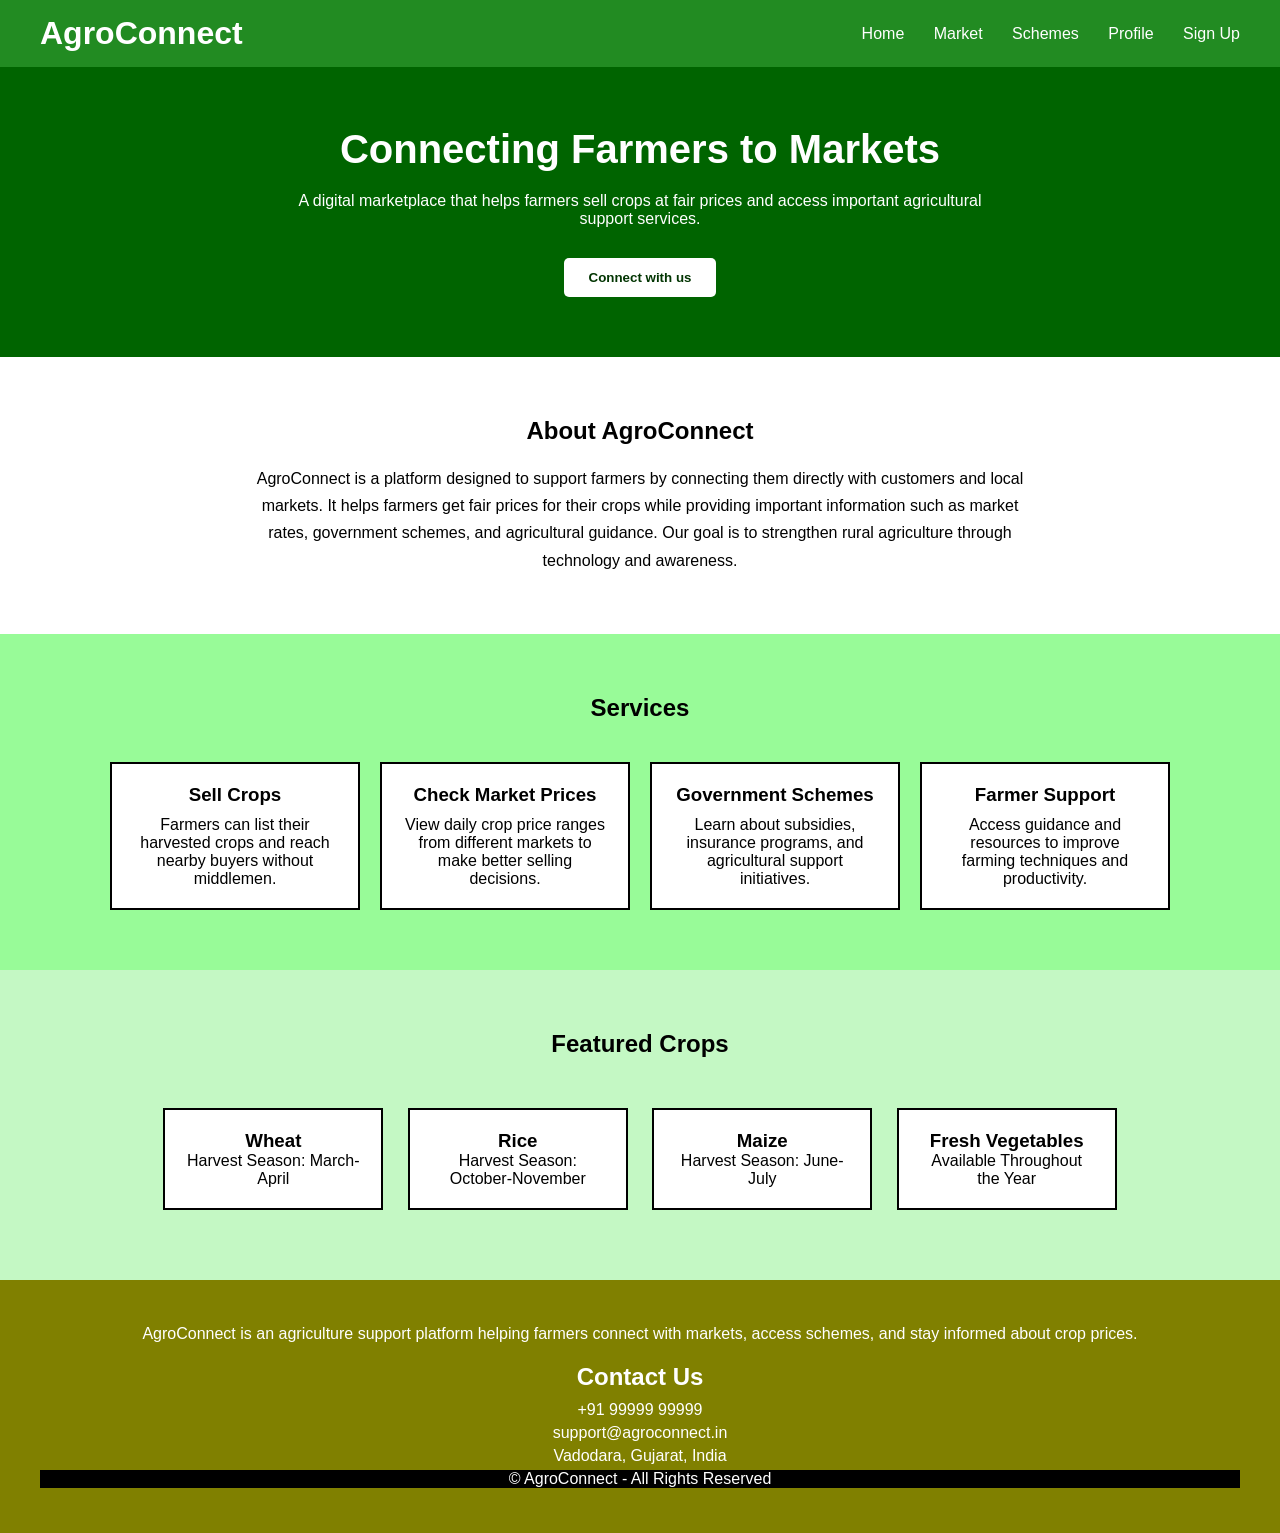
<file: index.html>
<!DOCTYPE html> 
<html lang="en">
<head>
    <meta charset="UTF-8">
    <meta name="viewport" content="width=device-width, initial-scale=1.0">
    <link rel="stylesheet" href="style.css">
    <title>Agroconnect</title>
    <style>
        nav{
            background-color: forestgreen;
        }
        .Shero button{
            padding: 12px 25px;
            background-color: white;
            color: rgb(2, 53, 2);
            border: none;
            border-radius: 5px;
            cursor: pointer;
            font-weight: bold;
        }
        .Shero button:hover{
            background-color: rgb(189, 236, 215);
        }
        .Sabout{
            background-color: white;
        }
        .Sabout p{
            max-width: 800px;
            margin: auto;
            line-height: 1.7;
        }
        .Sservices{
            background-color: #98FB98;
        }
        .Sservices h1{
            margin-bottom: 40px;
        }
        .div1{
            display: flex;
            justify-content: center;
            gap: 20px;
            flex-wrap: wrap;
        }
        .div1 div{
            background-color: white;
            padding: 20px;
            width: 250px;
            border: 2px solid black;
        }
        #h3{
            margin-bottom: 10px;
        }
        .Sfc{
            background-color: rgb(196, 248, 196);
        }
        .div3{
            display: inline-block;
            background-color: white;
            padding: 20px;
            margin: 10px;
            width: 220px;
            border: 2px solid black;
        }
    </style>
</head>
<body>
    
    <!-- Header -->
    <header>
        <h1>AgroConnect</h1>
        <nav>
            <a href="index.html">Home</a>
            <a href="market.html">Market</a>
            <a href="schemes.html">Schemes</a>
            <a href="profile.html">Profile</a>
            <a href="register.html">Sign Up</a>
        </nav>
    </header>

    <!-- Hero -->
    <section class="Shero">
        <div>
            <h1 style="font-size: 40px; margin-bottom: 20px;">Connecting Farmers to Markets</h1>
            <p style="max-width: 700px; margin: 0 auto 30px auto;">A digital marketplace that 
            helps farmers sell crops at fair prices and access important 
            agricultural support services.</p>
            <button onclick="window.location.href='register.html'">Connect with us</button>
        </div>
    </section>

    <!-- About -->
    <section class="Sabout">
        <div>
            <h1 style="margin-bottom: 20px;">About AgroConnect</h1>
            <p>AgroConnect is a platform designed to 
            support farmers by connecting them 
            directly with customers and local markets. 
            It helps farmers get fair prices for their 
            crops while providing important information 
            such as market rates, government schemes, 
            and agricultural guidance. Our goal is to 
            strengthen rural agriculture through technology 
            and awareness.</p>
        </div>
    </section>

    <!-- Services -->
    <section class="Sservices">
        <h1>Services</h1>
        <div class="div1">
            <div>
                <h3 id="h3">Sell Crops</h3>
                <p>Farmers can list their harvested crops and 
                reach nearby buyers without middlemen.</p>
            </div>
            <div>
                <h3 id="h3">Check Market Prices</h3>
                <p>View daily crop price ranges from different 
                markets to make better selling decisions.</p>
            </div>
            <div>
                <h3 id="h3">Government Schemes</h3>
                <p>Learn about subsidies, insurance programs, 
                and agricultural support initiatives.</p>
            </div>
            <div>
                <h3 id="h3">Farmer Support</h3>
                <p>Access guidance and resources to improve 
                farming techniques and productivity.</p>
            </div>
        </div>
    </section>

    <!-- Featured Crops -->
     <section class="Sfc">
        <h1 style="margin-bottom: 40px;">Featured Crops</h1>
        <div class="div3">
            <h3>Wheat</h3>
            <p>Harvest Season: March-April</p>
        </div>
        <div class="div3">
            <h3>Rice</h3>
            <p>Harvest Season: October-November</p>
        </div>
        <div class="div3">
            <h3>Maize</h3>
            <p>Harvest Season: June-July</p>
        </div>
        <div class="div3">
            <h3>Fresh Vegetables</h3>
            <p>Available Throughout the Year</p>
        </div>
     </section>

    <!-- Footer -->
    <footer>
        <div>
            <p>AgroConnect is an agriculture support 
            platform helping farmers connect with markets, 
            access schemes, and stay informed about crop 
            prices.</p>
        </div>
        <h2>Contact Us</h2>
        <div>
            <p>+91 99999 99999</p>
            <p>support@agroconnect.in</p>
            <p>Vadodara, Gujarat, India</p>
        </div>
        <div>
            <p style="background-color: black;">&copy; AgroConnect - All Rights Reserved</p>
        </div>
    </footer>

</body>
</html>
</file>
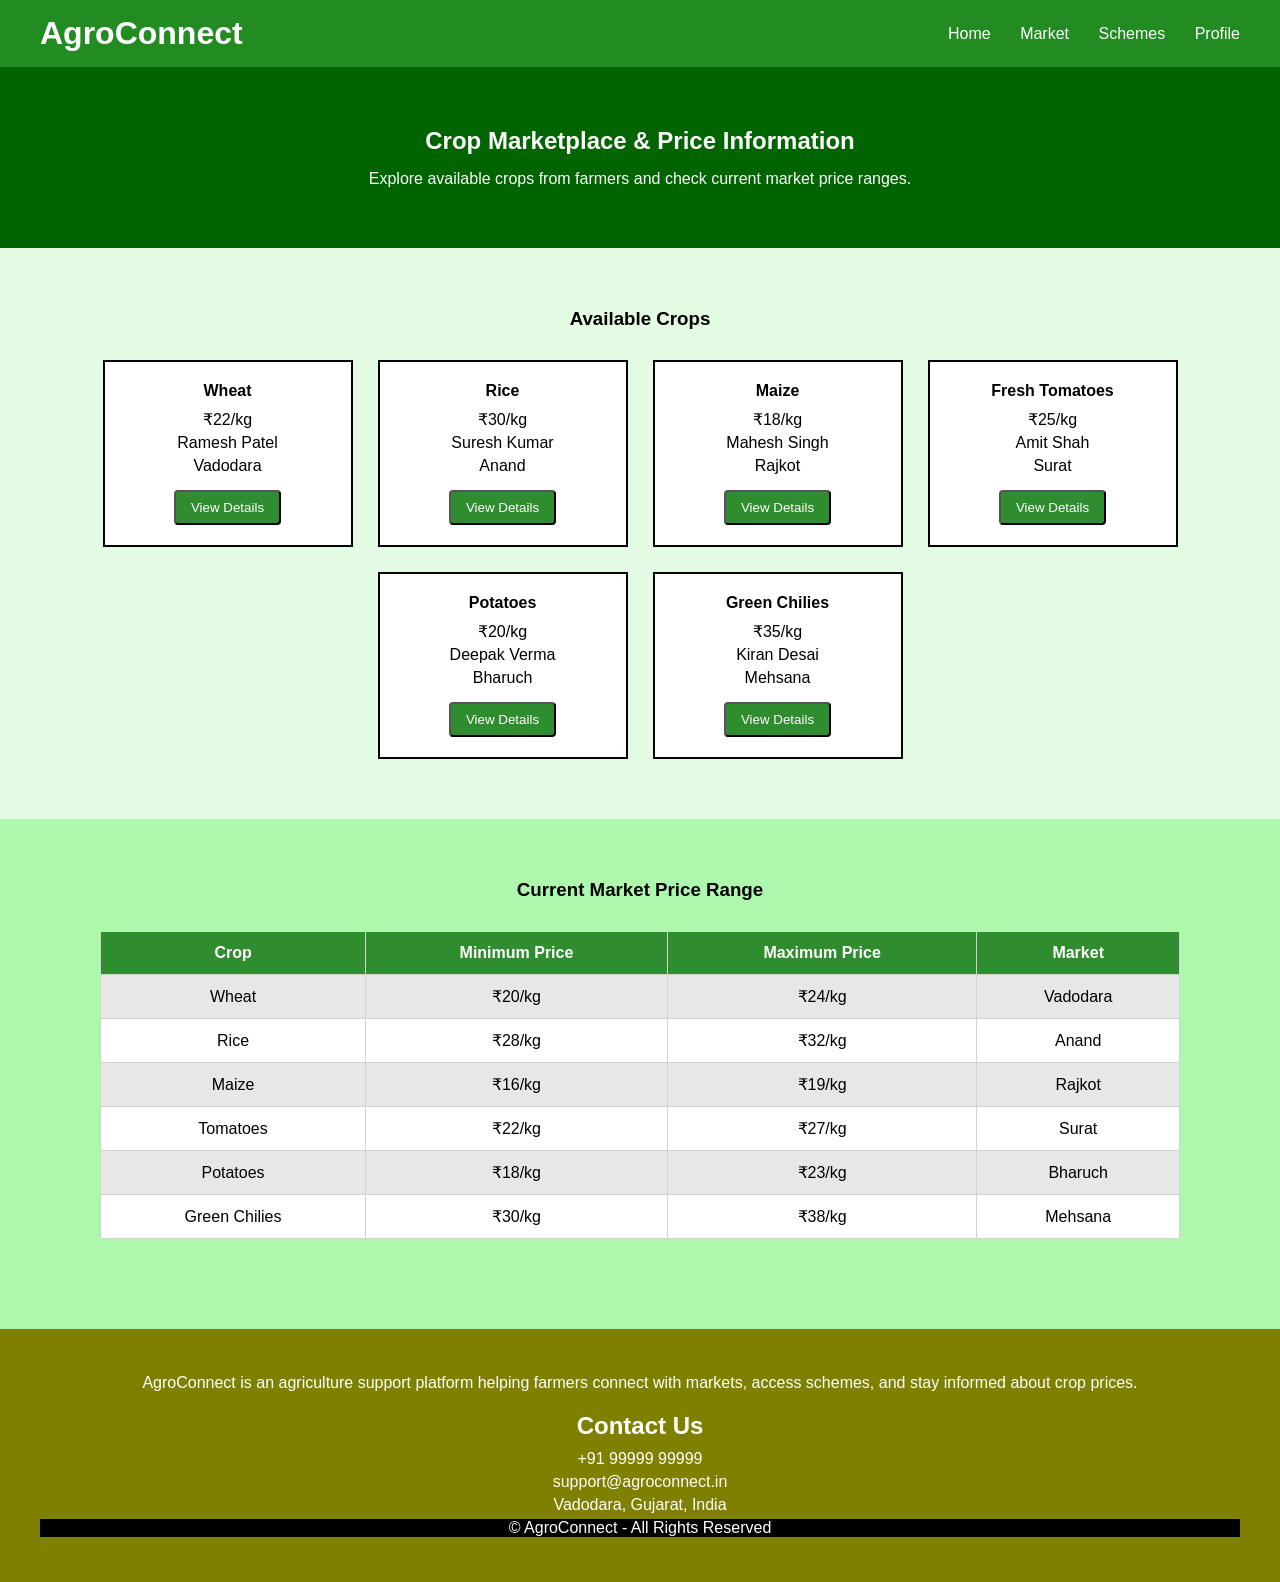
<file: market.html>
<!DOCTYPE html> 
<html lang="en">
<head>
    <meta charset="UTF-8">
    <meta name="viewport" content="width=device-width, initial-scale=1.0">
    <link rel="stylesheet" href="style.css">
    <title>Marketplace</title>
    <style>
        .Shero p{
            margin-top: 15px;
        }
        .Smark{
            background-color: rgb(227, 251, 227);
        }
        .Mcard{
            display: flex;
            flex-wrap: wrap;
            justify-content: center;
            gap: 25px;
            margin-top: 30px;
        }
        .Mcard div{
            background-color: white;
            width: 250px;
            padding: 20px;
            border: 2px solid black;
            text-align: center;
        }
        .Mcard h4{
            margin-bottom: 10px;
        }
        .Mcard p{
            margin: 5px 0;
        }
        .Mcard button{
            margin-top: 10px;
            padding: 8px 15px;
            background-color: rgb(47, 141, 47);
            color: white;
            border-radius: 4px;
            cursor: pointer;
        }
        .Mcard button:hover{
            background-color: rgb(30, 96, 30);
        }
        .Smp{
            background-color: rgb(174, 248, 174);
        }
        table{
            width: 90%;
            margin: 30px auto;
            border-collapse: collapse;
            background-color: white;
        }
        th, td{
            padding: 12px;
            border: 1px solid lightgray;
        }
        th{
            background-color: rgb(47, 141, 47);
            color: white;
        }
        #tr{
            background-color: rgb(232, 231, 231);
        }
        tr:hover,#tr:hover{
            background-color: rgb(166, 237, 198);
        }
    </style>
</head>
<body>
    <!-- Header -->
    <header>
        <h1>AgroConnect</h1>
        <nav>
            <a href="index.html">Home</a>
            <a href="market.html">Market</a>
            <a href="schemes.html">Schemes</a>
            <a href="profile.html">Profile</a>
        </nav>
    </header>

    <!-- Banner (Hero) -->
    <section class="Shero">
        <h1>Crop Marketplace & Price Information</h1>
        <div>
            <p>Explore available crops from farmers and check 
            current market price ranges.</p>
        </div>
    </section>

     <!-- Marketplace -->
    <section class="Smark">
        <h3>Available Crops</h3>
        <div class="Mcard">
            <div>
                <h4>Wheat</h4>
                <p>₹22/kg</p>
                <p>Ramesh Patel</p>
                <p>Vadodara</p>
                <button>View Details</button> 
            </div>
            <div>
                <h4>Rice</h4>
                <p>₹30/kg</p>
                <p>Suresh Kumar</p>
                <p>Anand</p>
                <button>View Details</button>
            </div>
            <div>
                <h4>Maize</h4>
                <p>₹18/kg</p>
                <p>Mahesh Singh</p>
                <p>Rajkot</p>
                <button>View Details</button>
            </div>
            <div>
                <h4>Fresh Tomatoes</h4>
                <p>₹25/kg</p>
                <p>Amit Shah</p>
                <p>Surat</p>
                <button>View Details</button>
            </div>
            <div>
                <h4>Potatoes</h4>
                <p>₹20/kg</p>
                <p>Deepak Verma</p>
                <p>Bharuch</p>
                <button>View Details</button>
            </div>
            <div>
                <h4>Green Chilies</h4>
                <p>₹35/kg</p>
                <p>Kiran Desai</p>
                <p>Mehsana</p>
                <button>View Details</button>
            </div>
        </div>
    </section>


    <!-- Market Price -->
    <section class="Smp">
        <h3>Current Market Price Range</h3>
        <div class="tdiv">
            <table>
                <thead>
                    <tr>
                        <th>Crop</th>
                        <th>Minimum Price</th>
                        <th>Maximum Price</th>
                        <th>Market</th>
                    </tr>
                </thead>
                <tbody>
                    <tr id="tr">
                        <td>Wheat</td>
                        <td>₹20/kg</td>
                        <td>₹24/kg</td>
                        <td>Vadodara</td>
                    </tr>
                    <tr>
                        <td>Rice</td>
                        <td>₹28/kg</td>
                        <td>₹32/kg</td>
                        <td>Anand</td>
                    </tr>
                    <tr id="tr">
                        <td>Maize</td>
                        <td>₹16/kg</td>
                        <td>₹19/kg</td>
                        <td>Rajkot</td>
                    </tr>
                    <tr>
                        <td>Tomatoes</td>
                        <td>₹22/kg</td>
                        <td>₹27/kg</td>
                        <td>Surat</td>
                    </tr>
                    <tr id="tr">
                        <td>Potatoes</td>
                        <td>₹18/kg</td>
                        <td>₹23/kg</td>
                        <td>Bharuch</td>
                    </tr>
                    <tr>
                        <td>Green Chilies</td>
                        <td>₹30/kg</td>
                        <td>₹38/kg</td>
                        <td>Mehsana</td>
                    </tr>
                </tbody>
            </table>
        </div>
    </section>

    <!-- Footer -->
    <footer>
        <div>
            <p>AgroConnect is an agriculture support 
            platform helping farmers connect with markets, 
            access schemes, and stay informed about crop 
            prices.</p>
        </div>
        <h2>Contact Us</h2>
        <div>
            <p>+91 99999 99999</p>
            <p>support@agroconnect.in</p>
            <p>Vadodara, Gujarat, India</p>
        </div>
        <p style="background-color: black;">&copy; AgroConnect - All Rights Reserved</p>
    </footer>
</body>
</html>
</file>
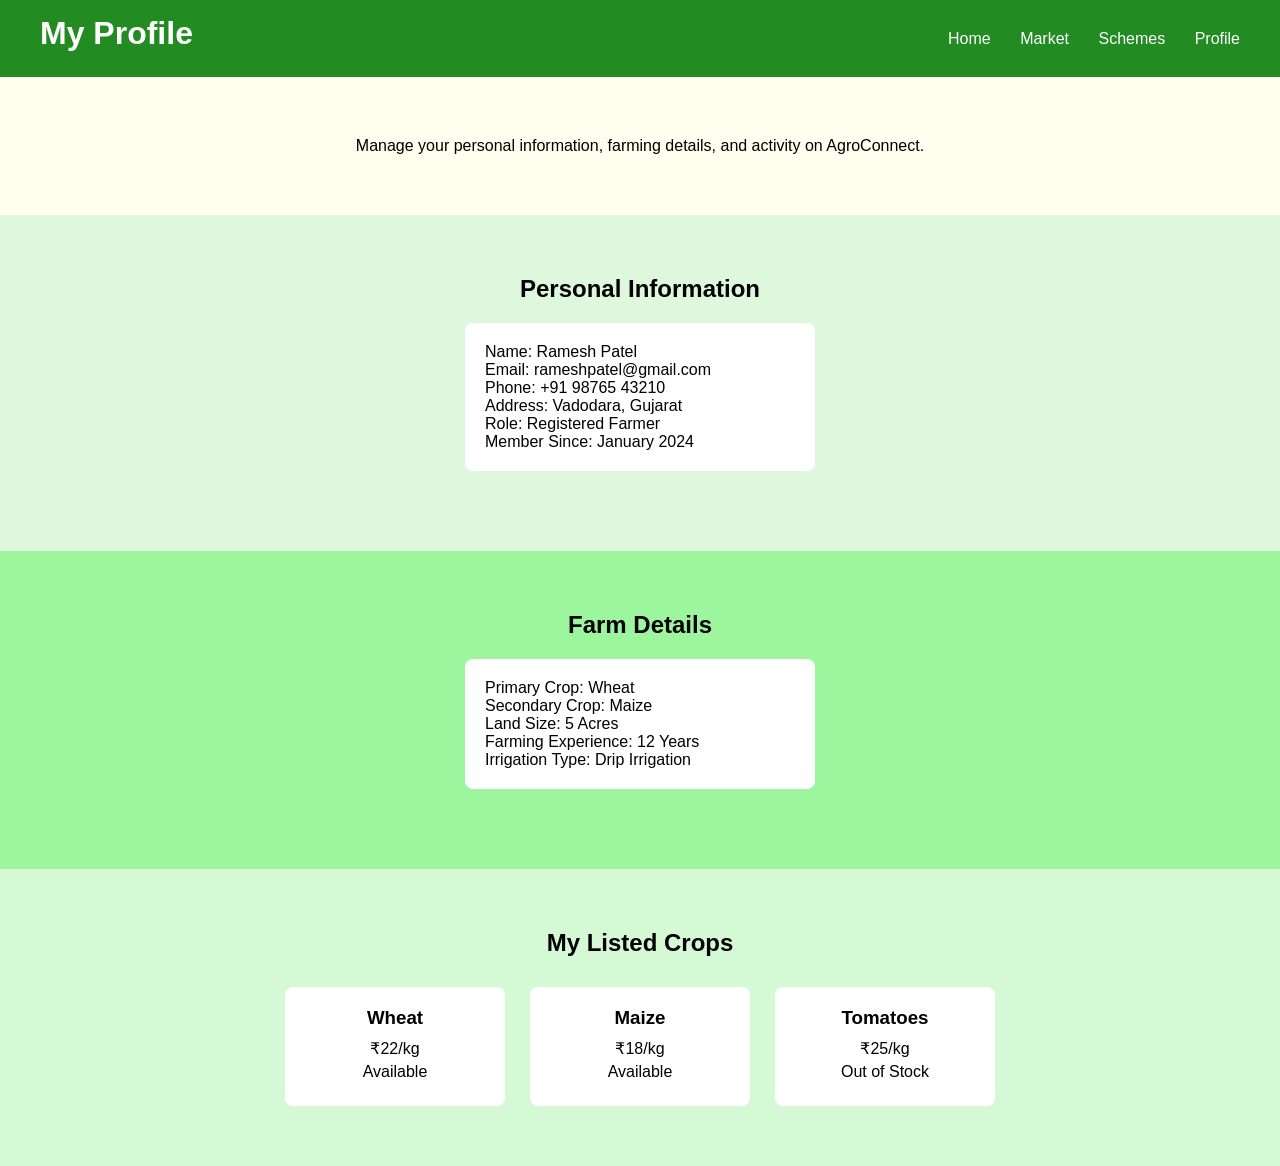
<file: profile.html>
<!DOCTYPE html> 
<html lang="en">
<head>
    <meta charset="UTF-8">
    <meta name="viewport" content="width=device-width, initial-scale=1.0">
    <link rel="stylesheet" href="style.css">
    <title>Profile</title>
    <style>
        header h1{
            margin-bottom: 10px;
        }
        header p{
            margin-bottom: 20px;
        }
        .pi{
            background-color: rgb(222, 248, 222);
        }
        .pi div{
            background-color: white;
            width: 350px;
            margin: 20px auto;
            padding: 20px;
            border-radius: 8px;
            text-align: left;
        }
        .pi img{
            width: 100px;
            height: 100px;
            background-color: lightgray;
            border-radius: 100%;
            display: block;
            margin: 0 auto 15px auto;
        }
        .fd{
            background-color: rgb(157, 245, 157);
        }
        .fd div{
            background-color: white;
            width: 350px;
            margin: 20px auto;
            padding: 20px;
            border-radius: 8px;
            text-align: left;
        }
        .lc{
            background-color: rgb(213, 248, 213);
        }
        #lc{
            display: flex;
            justify-content: center;
            gap: 25px;
            flex-wrap: wrap;
            margin-top: 30px;
        }
        #lc div{
            background-color: white;
            width: 220px;
            padding: 20px;
            border-radius: 8px;
        }
        #lc h3{
            margin-bottom: 10px;
        }
        #lc p{
            margin: 5px 0;
        }
    </style>
</head>
<body>

    <!-- Header -->
    <header>
        <h1>My Profile</h1>
        <nav>
            <a href="index.html">Home</a>
            <a href="market.html">Market</a>
            <a href="schemes.html">Schemes</a>
            <a href="profile.html">Profile</a>
        </nav>
    </header>
    <section class="abt">
        <div>
            <p>Manage your personal information, farming details, 
        and activity on AgroConnect.</p>
        </div>
    </section>

    <!-- Personal Information -->
    <section class="pi">
        <h2>Personal Information</h2>
        <div>
            <p>Name: Ramesh Patel</p>
            <p>Email: rameshpatel@gmail.com</p>
            <p>Phone: +91 98765 43210</p>
            <p>Address: Vadodara, Gujarat</p>
            <p>Role: Registered Farmer</p>
            <p>Member Since: January 2024</p>
        </div>
    </section>

    <!-- Farm Details -->
    <section class="fd">
        <h2>Farm Details</h2>
        <div>
            <p>Primary Crop: Wheat</p>
            <p>Secondary Crop: Maize</p>
            <p>Land Size: 5 Acres</p>
            <p>Farming Experience: 12 Years</p>
            <p>Irrigation Type: Drip Irrigation</p>
        </div>
    </section>

    <!-- Listed Crops -->
    <section class="lc">
        <h2>My Listed Crops</h2>
        <div id="lc">
            <div>
                <h3>Wheat</h3>
                <p>₹22/kg</p>
                <p>Available</p>
            </div>
            <div>
                <h3>Maize</h3>
                <p>₹18/kg</p>
                <p>Available</p>
            </div>
            <div>
                <h3>Tomatoes</h3>
                <p>₹25/kg</p>
                <p>Out of Stock</p>
            </div>
        </div>
    </section>
</body>
</html>
</file>
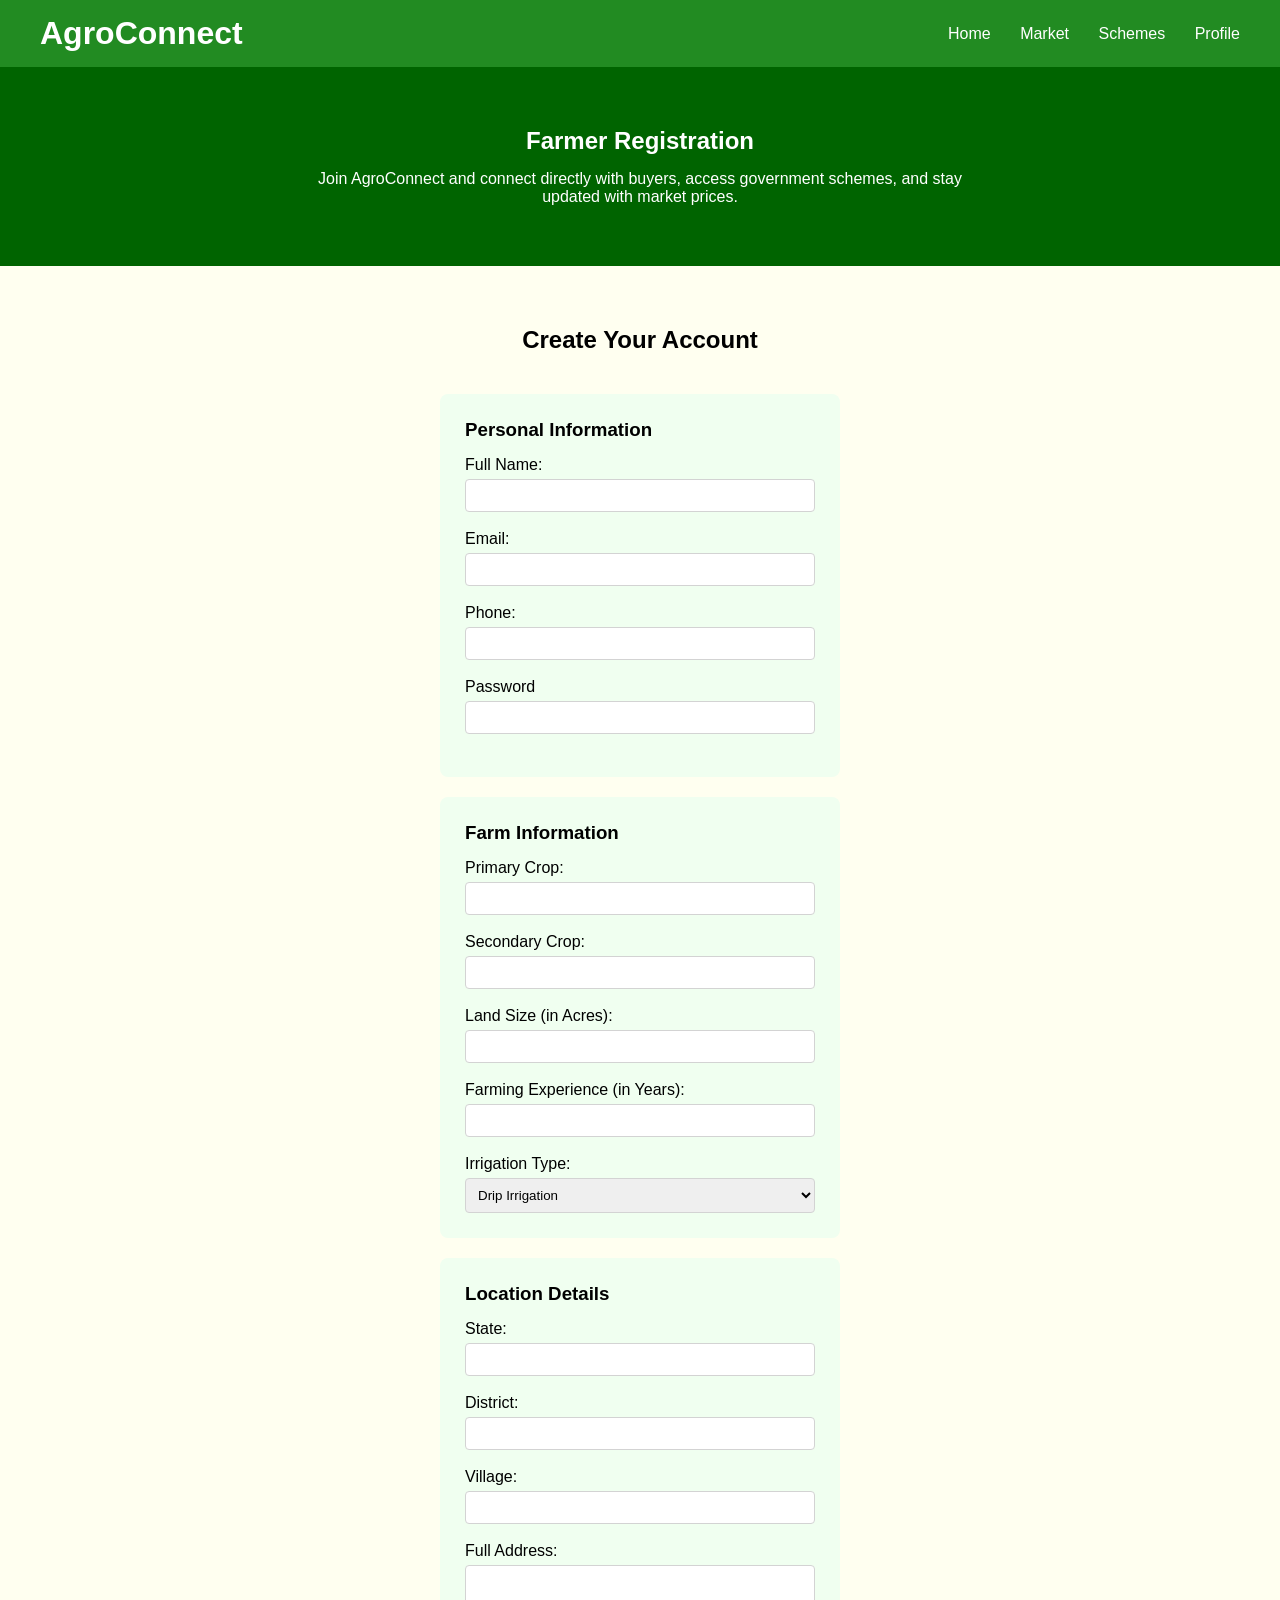
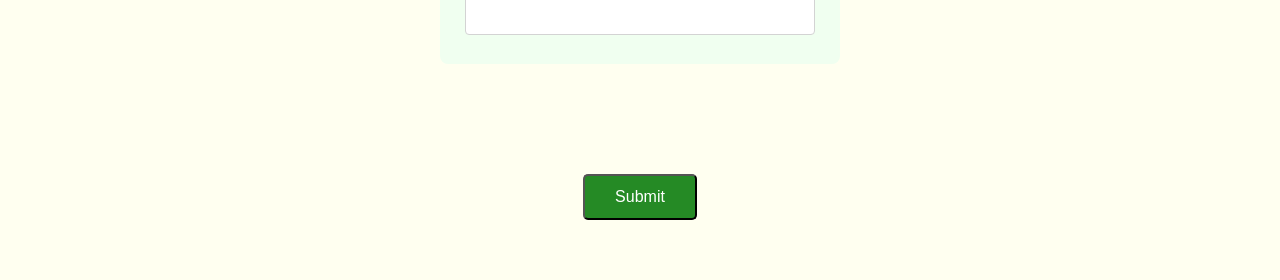
<file: register.html>
<!DOCTYPE html> 
<html lang="en">
<head>
    <meta charset="UTF-8">
    <meta name="viewport" content="width=device-width, initial-scale=1.0">
    <link rel="stylesheet" href="style.css">
    <title>Register</title>
    <style>
        .banner p{
            margin-top: 15px;
            max-width: 700px;
            margin-left: auto;
            margin-right: auto;
        }
        .form h2{
            margin-bottom: 40px;
        }
        #pi, #fi, #ld{
            background-color: honeydew;
            width: 400px;
            margin: 20px auto;
            padding: 25px;
            border-radius: 8px;
            text-align: left;
        }
        #pi h3, #fi h3, #ld h3{
            margin-bottom: 15px;
        }
        input, select, textarea{
            width: 100%;
            padding: 8px;
            margin-top: 5px;
            border: 1px solid lightgray;
            border-radius: 4px;
        }
        textarea{
            height: 70px;
            resize: none;
        }
        button{
            display: block;
            margin: 30px auto 60px auto;
            padding: 12px 30px;
            background-color: rgb(37, 138, 37);
            color: white;
            border-radius: 5px;
            cursor: pointer;
            font-size: 16px;
        }
        button:hover{
            background-color: darkgreen;
        }
    </style>
</head>
<body>
    <!-- Home -->
    <header>
        <h1>AgroConnect</h1>
        <nav>
            <a href="index.html">Home</a>
            <a href="market.html">Market</a>
            <a href="schemes.html">Schemes</a>
            <a href="profile.html">Profile</a>
        </nav>
    </header>

    <!-- Banner -->
    <section class="banner">
        <h1>Farmer Registration</h1>
        <p>Join AgroConnect and connect directly with 
        buyers, access government schemes, and stay 
        updated with market prices.</p>
    </section>

    <!-- Form -->
    <section class="form">
        <h2>Create Your Account</h2>
        <div id="pi">
            <h3>Personal Information</h3>
            <form action="">
                <label for="">Full Name:</label>
                <input type="text" required><br><br>
                <label for="">Email:</label>
                <input type="email"><br><br>
                <label for="">Phone:</label>
                <input type="number" required><br><br>
                <label for="">Password</label>
                <input type="password" required><br><br>
            </form>
        </div>
        <div id="fi">
            <h3>Farm Information</h3>
            <form action="">
                <label for="">Primary Crop:</label>
                <input type="text" required><br><br>
                <label for="">Secondary Crop:</label>
                <input type="text"><br><br>
                <label for="">Land Size (in Acres):</label>
                <input type="number"><br><br>
                <label for="">Farming Experience (in Years):</label>
                <input type="number"><br><br>
                <label for="">Irrigation Type:</label>
                <select name="" id="">
                    <option value="">Drip Irrigation</option>
                    <option value="">Sprinkler System</option>
                    <option value="">Canal Irrigation</option>
                    <option value="">Rain-fed</option>
                </select>
            </form>
        </div>
        <div id="ld">
            <h3>Location Details</h3>
            <form action="">
                <label for="">State: </label>
                <input type="text"><br><br>
                <label for="">District: </label>
                <input type="text"><br><br>
                <label for="">Village: </label>
                <input type="text"><br><br>
                <label for="">Full Address: </label>
                <textarea name="" id=""></textarea>
            </form>
        </div>
    </section>
    <button type="submit">Submit</button>
</body>
</html>
</file>
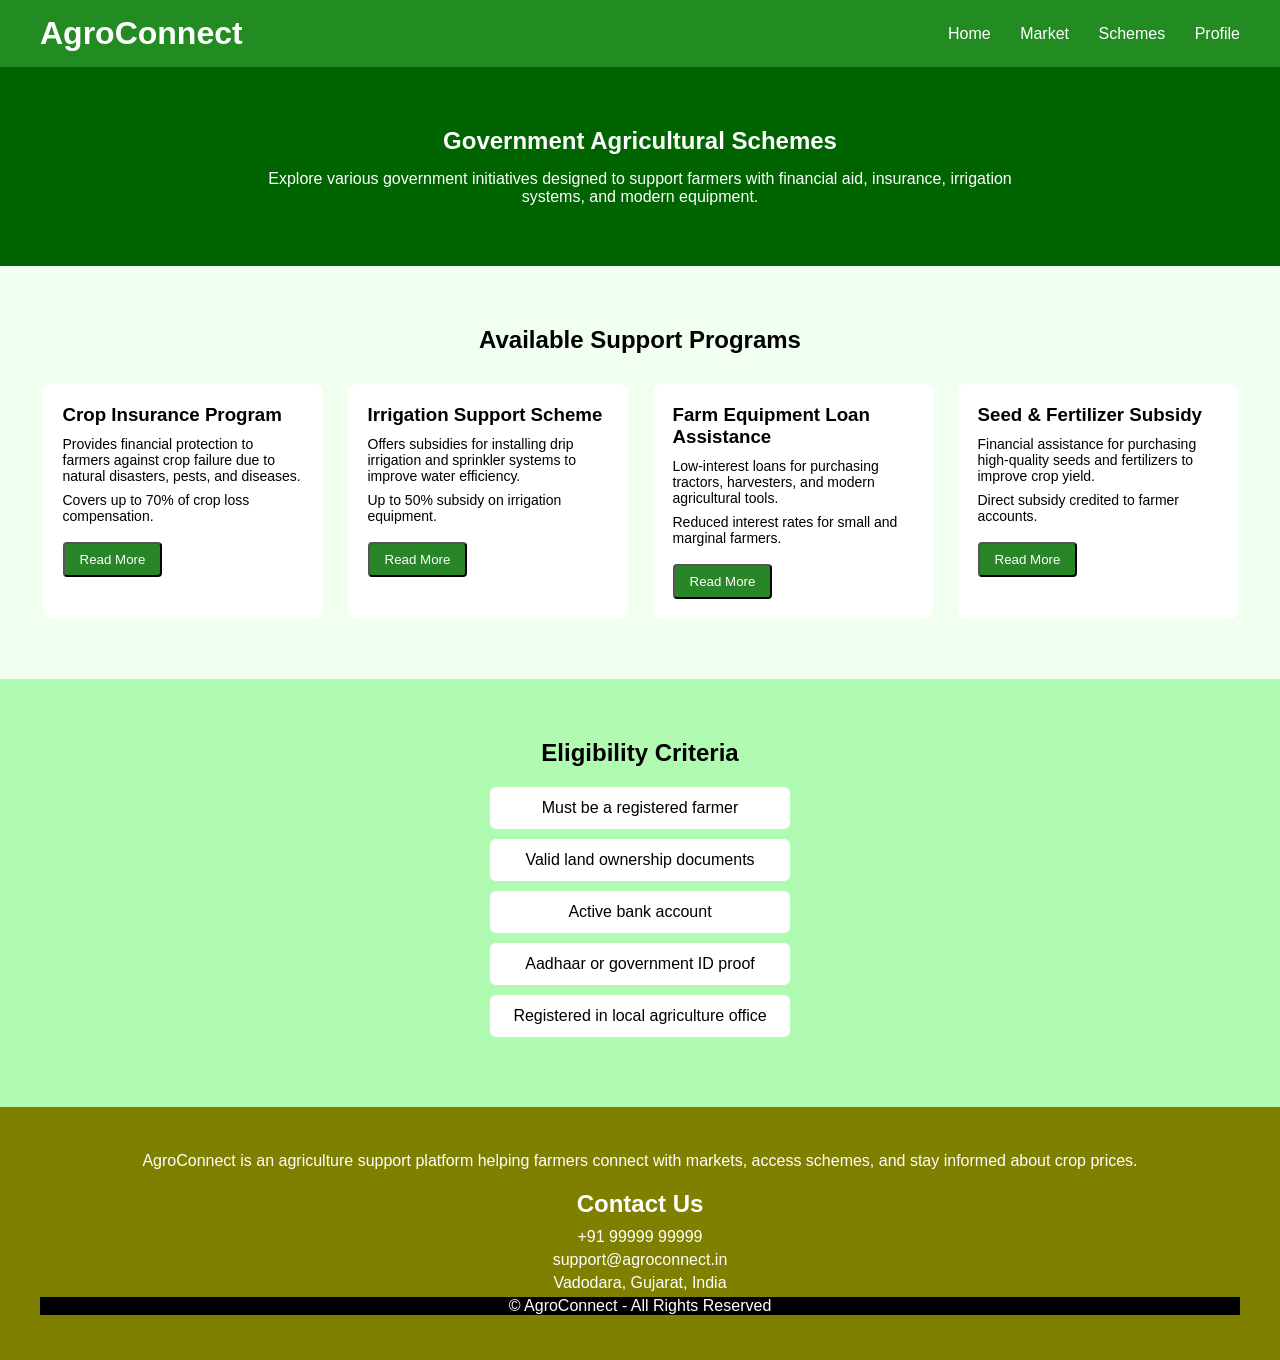
<file: schemes.html>
<!DOCTYPE html>  
<html lang="en">
<head>
    <meta charset="UTF-8">
    <meta name="viewport" content="width=device-width, initial-scale=1.0">
    <link rel="stylesheet" href="style.css">
    <title>Schemes</title>
    <style>
        .banner p{
            margin-top: 15px;
            max-width: 800px;
            margin-left: auto;
            margin-right: auto;
        }
        .scheme{
            background-color: #F0FFF0;
        }
        .Scd{
            display: flex;
            flex-wrap: wrap;
            justify-content: center;
            gap: 25px;
            margin-top: 30px;
        }
        .Scd div{
            background-color: white;
            width: 280px;
            padding: 20px;
            border-radius: 8px;
            text-align: left;
        }
        .Scd h3{
            margin-bottom: 10px;
        }
        .Scd p{
            margin: 8px 0;
            font-size: 14px;
        }
        .Scd button{
            margin-top: 10px;
            padding: 8px 15px;
            background-color: rgb(40, 134, 40);
            color: white;
            border-radius: 4px;
            cursor: pointer;
        }
        .Scd button:hover{
            background-color: rgb(1, 87, 1);
        }
        .Se{
            background-color: rgb(177, 250, 177);
        }
        .Se ul{
            list-style: none;
            margin-top: 20px;
        }
        .Se li{
            background-color: white;
            margin: 10px auto;
            padding: 12px;
            width: 300px;
            border-radius: 6px;
        }
    </style>
</head>
<body>

    <!-- Header -->
    <header>
        <h1>AgroConnect</h1>
        <nav>
            <a href="index.html">Home</a>
            <a href="market.html">Market</a>
            <a href="schemes.html">Schemes</a>
            <a href="profile.html">Profile</a>
        </nav>
    </header>

    <!-- Banner (Hero) -->
    <section class="banner">
        <h1>Government Agricultural Schemes</h1>
        <div>
            <p>Explore various government initiatives designed 
            to support farmers with financial aid, insurance, 
            irrigation systems, and modern equipment.</p>
        </div>
    </section>

    <!-- Scheme -->
    <section class="scheme">
        <h2>Available Support Programs</h2>
        <div class="Scd">
            <div>
                <h3>Crop Insurance Program</h3>
                <p>Provides financial protection to farmers 
                against crop failure due to natural disasters, 
                pests, and diseases.</p>
                <p>Covers up to 70% of crop loss compensation.</p>
                <button>Read More</button>
            </div>
            <div>
                <h3>Irrigation Support Scheme</h3>
                <p>Offers subsidies for installing drip irrigation 
                and sprinkler systems to improve water efficiency.</p>
                <p>Up to 50% subsidy on irrigation equipment.</p>
                <button>Read More</button>
            </div>
            <div>
                <h3>Farm Equipment Loan Assistance</h3>
                <p>Low-interest loans for purchasing tractors, harvesters, 
                and modern agricultural tools.</p>
                <p>Reduced interest rates for small and marginal farmers.</p>
                <button>Read More</button>
            </div>
            <div>
                <h3>Seed & Fertilizer Subsidy</h3>
                <p>Financial assistance for purchasing high-quality seeds 
                and fertilizers to improve crop yield.</p>
                <p>Direct subsidy credited to farmer accounts.</p>
                <button>Read More</button>
            </div>
        </div>
    </section>

    <!-- Eligibility -->
    <section class="Se">
        <h2>Eligibility Criteria</h2>
        <div>
            <ul>
                <li>Must be a registered farmer</li>
                <li>Valid land ownership documents</li>
                <li>Active bank account</li>
                <li>Aadhaar or government ID proof</li>
                <li>Registered in local agriculture office</li>
            </ul>
        </div>
    </section>

    <!-- Footer -->
    <footer>
        <div>
            <p>AgroConnect is an agriculture support 
            platform helping farmers connect with markets, 
            access schemes, and stay informed about crop 
            prices.</p>
        </div>
        <h2>Contact Us</h2>
        <div>
            <p>+91 99999 99999</p>
            <p>support@agroconnect.in</p>
            <p>Vadodara, Gujarat, India</p>
        </div>
        <div>
            <p style="background-color: black;">&copy; AgroConnect - All Rights Reserved</p>
        </div>
    </footer>
</body>
</html>
</file>
<file: style.css>
*{
    margin: 0;
    padding: 0;
    box-sizing: border-box;
}
body{
    background-color: ivory;
    color: black;
    font-family: Arial, sans-serif;
}
header{
    background-color: forestgreen;
    color: white;
    display: flex;
    justify-content: space-between;
    align-items: center;
    padding: 15px 40px;
}
nav a{
    color: white;
    text-decoration: none;
    margin-left: 25px;
}
nav a:hover{
    text-decoration: underline;
    color: red;
}
.Shero, .banner {
    background-color: darkgreen;
    color: white;
    text-align: center;
    padding: 60px 20px;
}
section {
    padding: 60px 40px;
    text-align: center;
}
footer {
    background-color: olive;
    color: white;
    text-align: center;
    padding: 40px;
}

footer h2 {
    margin: 20px 0 10px;
}

footer p {
    margin: 5px 0;
}
button {
    transition: 0.3s;
}
</file>
